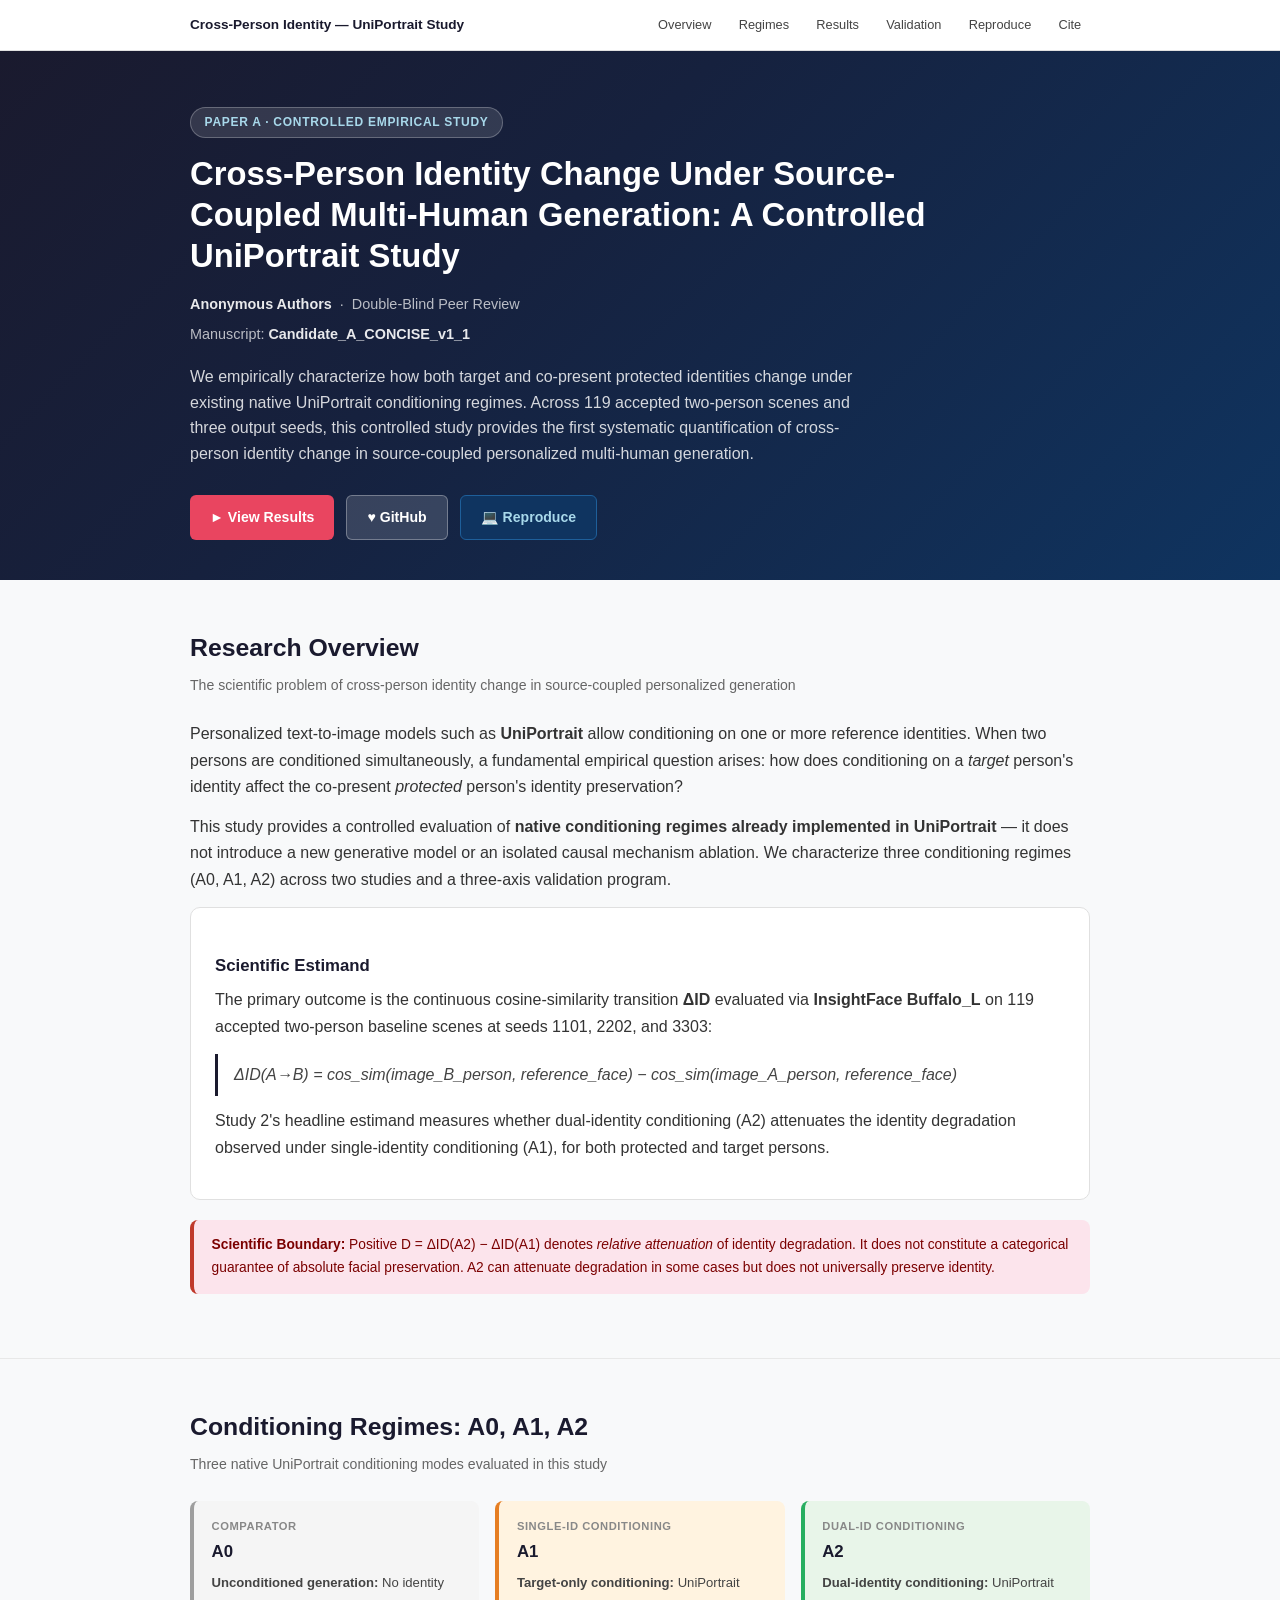
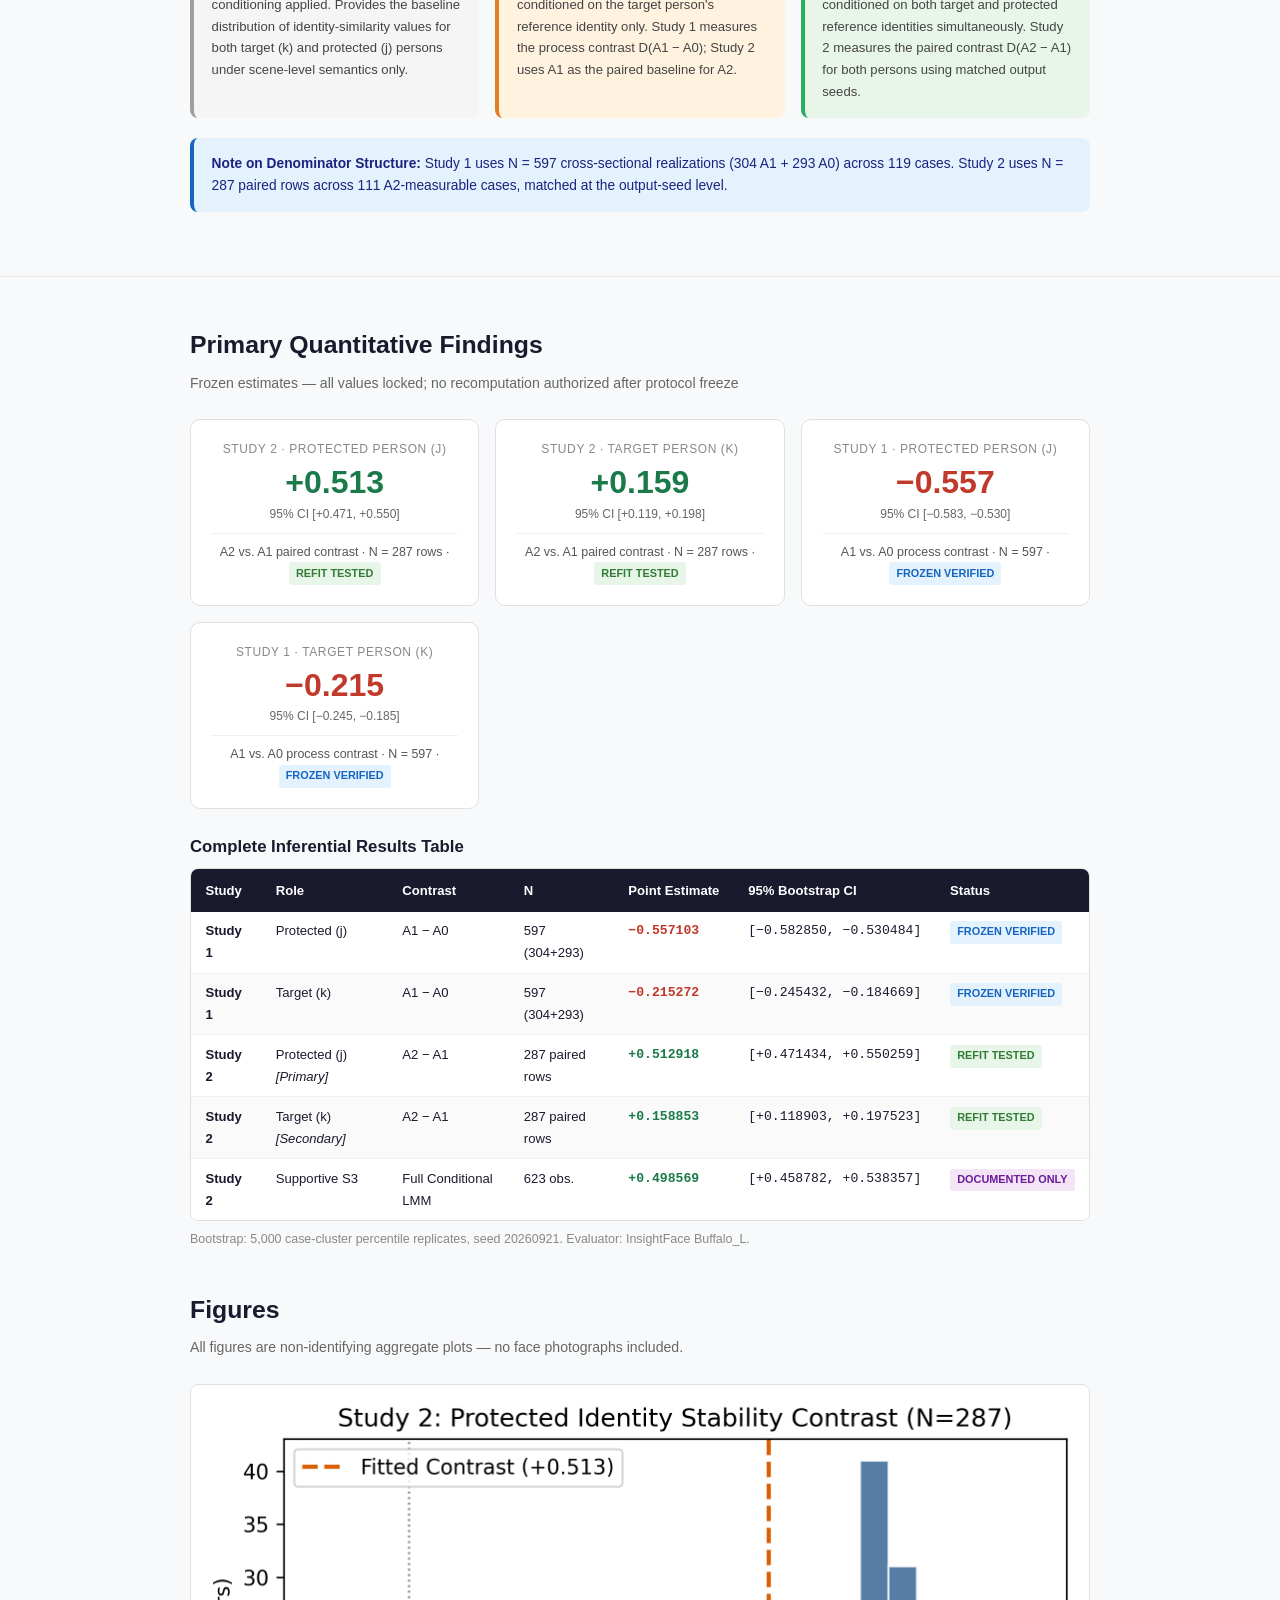
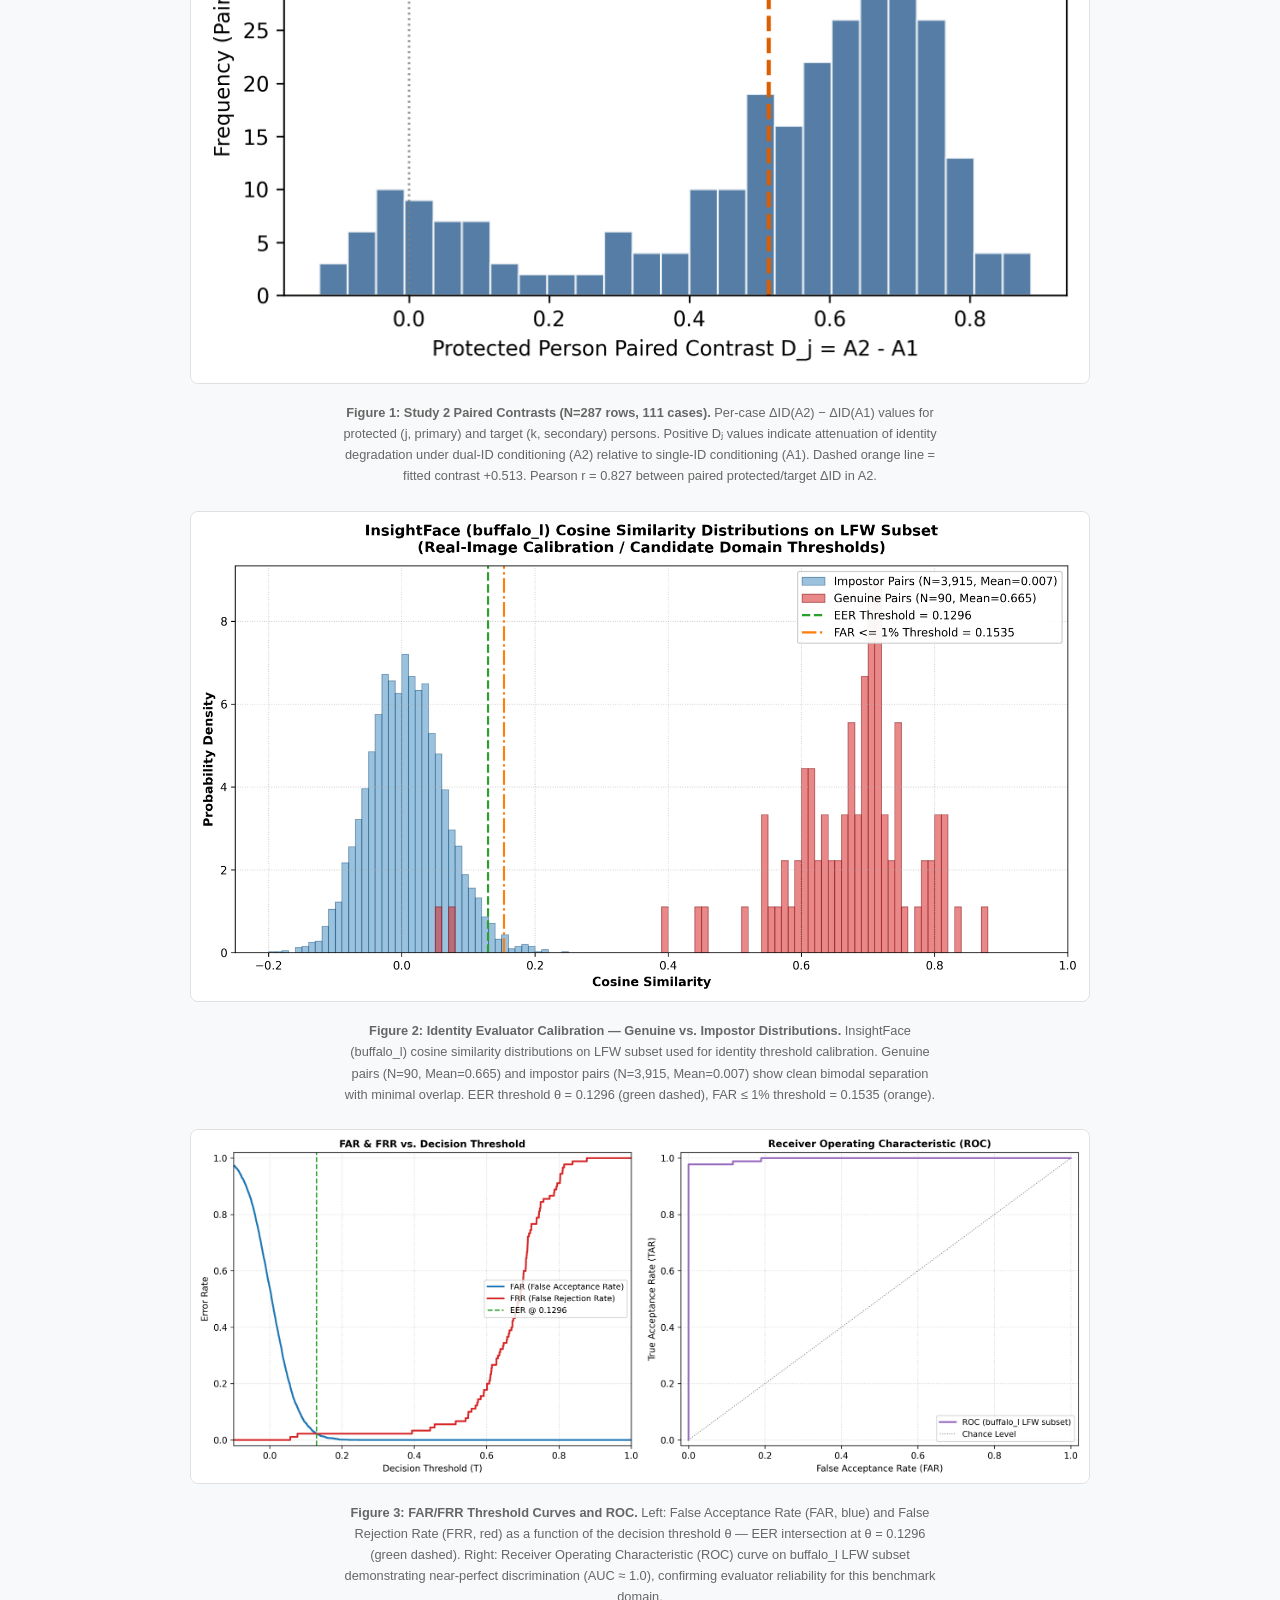
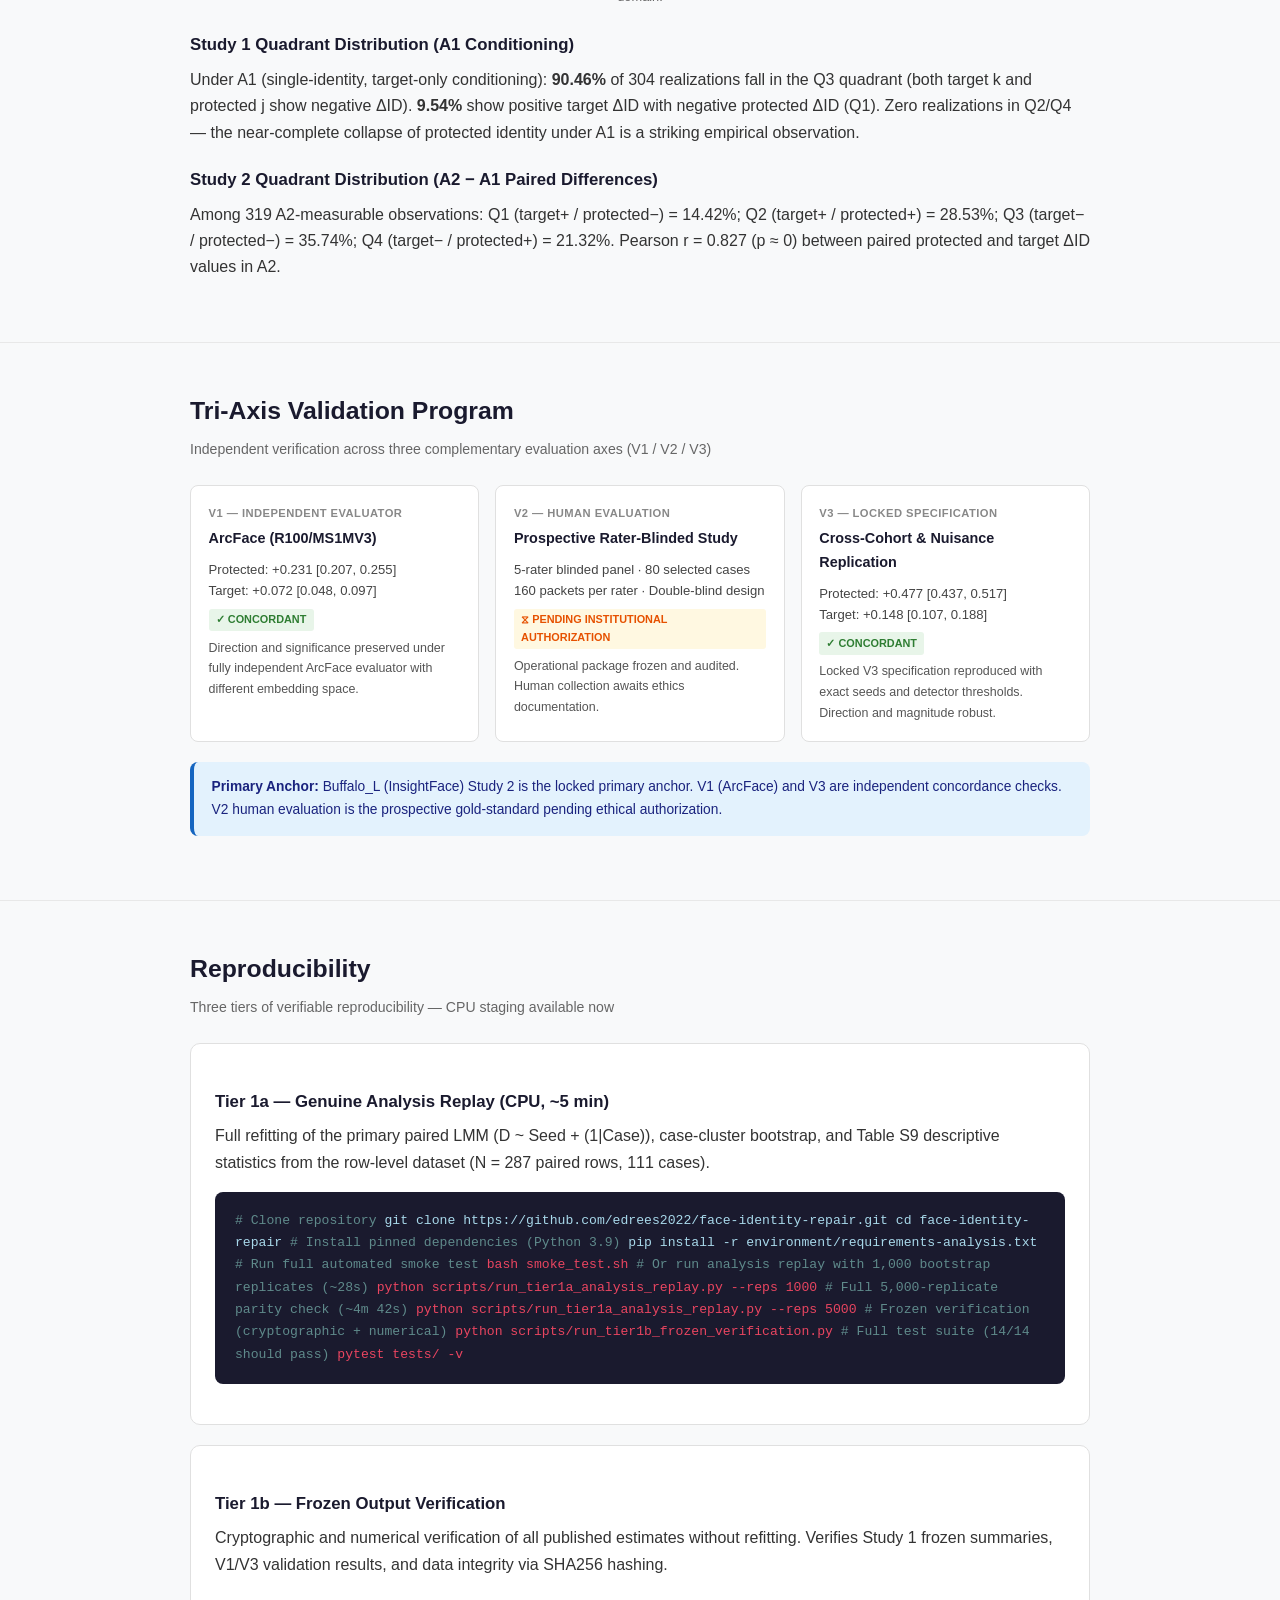
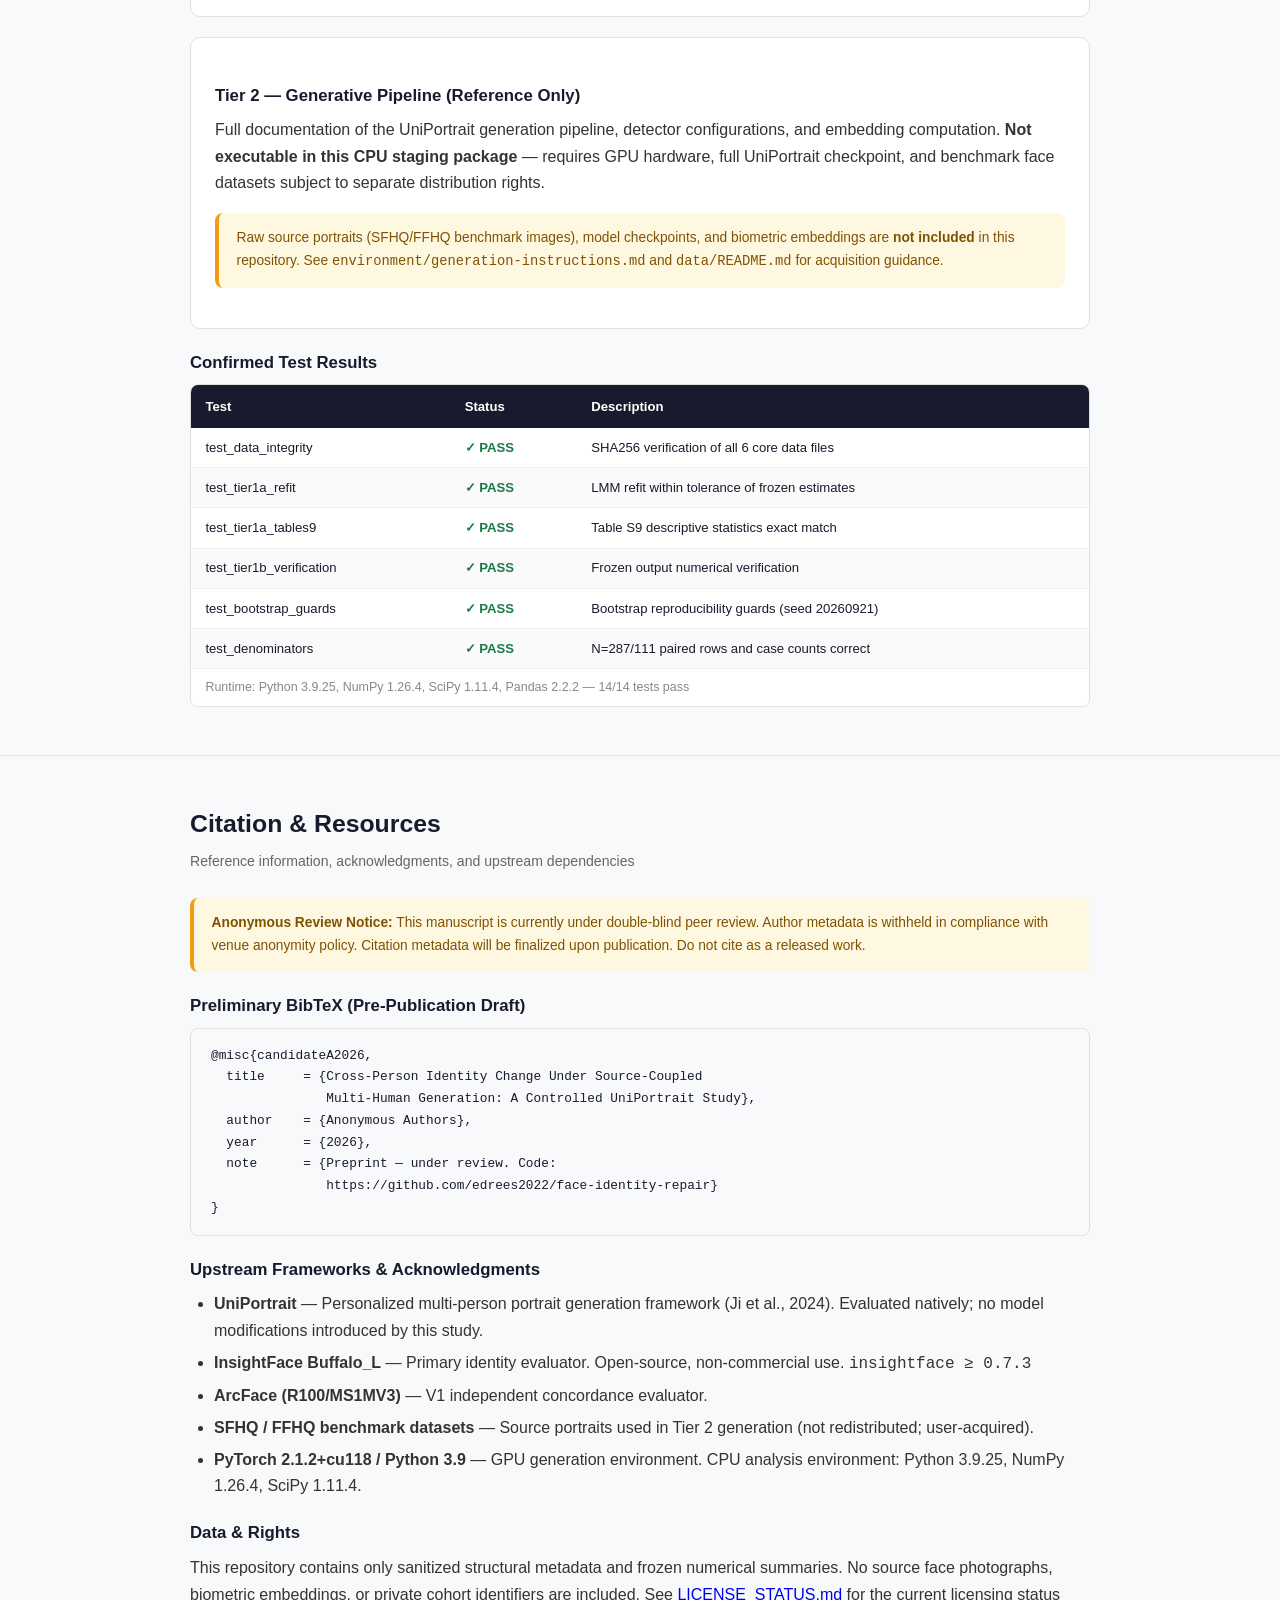
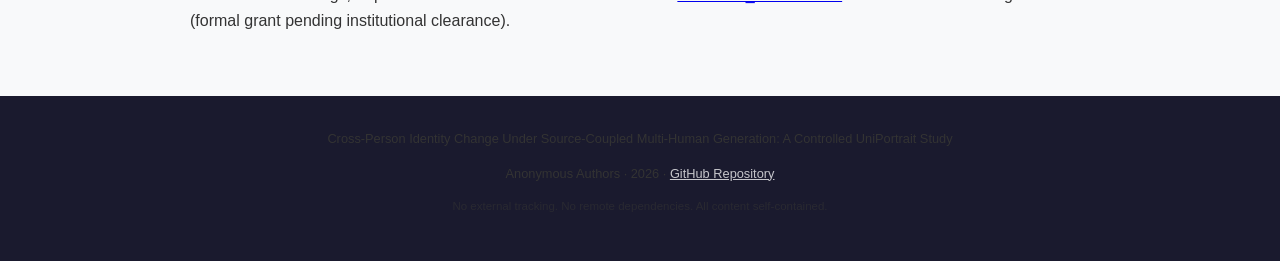
<file: docs/index.html>
<!DOCTYPE html>
<html lang="en">
<head>
  <meta charset="UTF-8">
  <meta name="viewport" content="width=device-width, initial-scale=1.0">
  <title>Cross-Person Identity Change Under Source-Coupled Multi-Human Generation: A Controlled UniPortrait Study</title>
  <meta name="description" content="Controlled empirical study evaluating person-wise identity changes under native UniPortrait conditioning regimes. Study 1 and Study 2 with V1/V2/V3 validation axes.">
  <style>
    /* ===== RESET & BASE ===== */
    *, *::before, *::after { box-sizing: border-box; margin: 0; padding: 0; }
    html { scroll-behavior: smooth; font-size: 16px; }
    body {
      font-family: -apple-system, BlinkMacSystemFont, "Segoe UI", Roboto, "Helvetica Neue", Arial, sans-serif;
      background: #f8f9fa;
      color: #1a1a2e;
      line-height: 1.65;
    }

    /* ===== LAYOUT ===== */
    .container { max-width: 940px; margin: 0 auto; padding: 0 1.25rem; }

    /* ===== NAV ===== */
    nav {
      position: sticky; top: 0; z-index: 100;
      background: rgba(255,255,255,0.96);
      border-bottom: 1px solid #e0e0e0;
      backdrop-filter: blur(8px);
    }
    nav .nav-inner {
      max-width: 940px; margin: 0 auto;
      display: flex; align-items: center; justify-content: space-between;
      padding: 0.65rem 1.25rem;
      flex-wrap: wrap; gap: 0.4rem;
    }
    nav .nav-brand { font-weight: 700; font-size: 0.85rem; color: #1a1a2e; text-decoration: none; max-width: 300px; }
    nav .nav-links { display: flex; gap: 0.6rem; flex-wrap: wrap; }
    nav .nav-links a {
      font-size: 0.8rem; font-weight: 500; color: #444; text-decoration: none;
      padding: 0.25rem 0.55rem; border-radius: 4px; transition: background 0.15s;
    }
    nav .nav-links a:hover { background: #f0f0f0; }

    /* ===== HERO ===== */
    .hero {
      background: linear-gradient(135deg, #1a1a2e 0%, #16213e 40%, #0f3460 100%);
      color: #fff;
      padding: 3.5rem 0 2.5rem;
    }
    .hero-badge {
      display: inline-block;
      background: rgba(255,255,255,0.12);
      border: 1px solid rgba(255,255,255,0.25);
      border-radius: 20px;
      font-size: 0.75rem; font-weight: 600; letter-spacing: 0.06em;
      text-transform: uppercase; padding: 0.3rem 0.85rem;
      margin-bottom: 1rem; color: #a8d8ea;
    }
    .hero h1 {
      font-size: clamp(1.35rem, 3.5vw, 2.05rem);
      font-weight: 800; line-height: 1.25;
      max-width: 760px; margin-bottom: 1rem;
    }
    .hero-meta { font-size: 0.9rem; color: rgba(255,255,255,0.7); margin-bottom: 0.35rem; }
    .hero-meta strong { color: rgba(255,255,255,0.9); }
    .hero-summary {
      max-width: 680px; font-size: 1rem; color: rgba(255,255,255,0.82);
      margin: 1.1rem 0 1.8rem; line-height: 1.6;
    }
    .hero-actions { display: flex; flex-wrap: wrap; gap: 0.75rem; }
    .btn {
      display: inline-flex; align-items: center; gap: 0.35rem;
      padding: 0.6rem 1.25rem; border-radius: 6px;
      font-size: 0.88rem; font-weight: 600; text-decoration: none;
      transition: transform 0.15s, opacity 0.15s;
      white-space: nowrap;
    }
    .btn:hover { transform: translateY(-1px); opacity: 0.9; }
    .btn-primary { background: #e94560; color: #fff; }
    .btn-secondary { background: rgba(255,255,255,0.15); color: #fff; border: 1px solid rgba(255,255,255,0.3); }
    .btn-code { background: #0f3460; color: #a8d8ea; border: 1px solid #1e5f9a; }

    /* ===== SECTION BASICS ===== */
    section { padding: 3rem 0; }
    section + section { border-top: 1px solid #e8e8e8; }
    h2 {
      font-size: clamp(1.2rem, 2.5vw, 1.55rem);
      font-weight: 800; color: #1a1a2e; margin-bottom: 0.35rem;
    }
    .section-sub { color: #666; font-size: 0.88rem; margin-bottom: 1.5rem; }
    h3 { font-size: 1.05rem; font-weight: 700; color: #1a1a2e; margin: 1.25rem 0 0.5rem; }
    p { margin-bottom: 0.85rem; color: #333; }
    ul { padding-left: 1.5rem; color: #333; }
    ul li { margin-bottom: 0.35rem; }

    /* ===== CARDS ===== */
    .card {
      background: #fff; border: 1px solid #e0e0e0;
      border-radius: 10px; padding: 1.5rem;
      margin-bottom: 1.25rem;
    }

    /* ===== FINDINGS GRID ===== */
    .findings-grid { display: grid; grid-template-columns: repeat(auto-fit, minmax(220px, 1fr)); gap: 1rem; margin: 1.5rem 0; }
    .stat-card {
      background: #fff; border: 1px solid #e0e0e0; border-radius: 10px;
      padding: 1.25rem; text-align: center;
    }
    .stat-card .stat-label { font-size: 0.75rem; text-transform: uppercase; letter-spacing: 0.05em; color: #888; margin-bottom: 0.4rem; }
    .stat-card .stat-value { font-size: 2rem; font-weight: 800; line-height: 1; }
    .stat-card .stat-value.neg { color: #c0392b; }
    .stat-card .stat-value.pos { color: #1a7a4a; }
    .stat-card .stat-ci { font-size: 0.75rem; color: #666; margin-top: 0.4rem; }
    .stat-card .stat-context { font-size: 0.78rem; color: #555; margin-top: 0.5rem; border-top: 1px solid #f0f0f0; padding-top: 0.5rem; }

    /* ===== DATA TABLE ===== */
    .table-wrap { overflow-x: auto; -webkit-overflow-scrolling: touch; border-radius: 8px; border: 1px solid #e0e0e0; }
    table { border-collapse: collapse; width: 100%; font-size: 0.82rem; background: #fff; min-width: 560px; }
    th { background: #1a1a2e; color: #fff; font-weight: 600; padding: 0.65rem 0.9rem; text-align: left; white-space: nowrap; }
    td { padding: 0.55rem 0.9rem; border-bottom: 1px solid #f0f0f0; vertical-align: top; }
    tr:last-child td { border-bottom: none; }
    tr:nth-child(even) td { background: #fafafa; }
    .num { font-family: "SF Mono", "Fira Code", monospace; font-size: 0.82rem; white-space: nowrap; }
    .neg { color: #c0392b; font-weight: 700; }
    .pos { color: #1a7a4a; font-weight: 700; }
    .tag { display: inline-block; font-size: 0.68rem; padding: 0.15rem 0.45rem; border-radius: 3px; font-weight: 600; white-space: nowrap; }
    .tag-refit { background: #e8f5e9; color: #2e7d32; }
    .tag-frozen { background: #e3f2fd; color: #1565c0; }
    .tag-doc { background: #f3e5f5; color: #6a1b9a; }

    /* ===== REGIME DIAGRAM ===== */
    .regime-grid { display: grid; grid-template-columns: repeat(auto-fit, minmax(180px, 1fr)); gap: 1rem; margin: 1.25rem 0; }
    .regime-card {
      border-radius: 8px; padding: 1rem 1.1rem;
      border-left: 4px solid transparent;
    }
    .regime-a0 { background: #f5f5f5; border-left-color: #9e9e9e; }
    .regime-a1 { background: #fff3e0; border-left-color: #e67e22; }
    .regime-a2 { background: #e8f5e9; border-left-color: #27ae60; }
    .regime-card .regime-tag { font-size: 0.7rem; font-weight: 700; text-transform: uppercase; letter-spacing: 0.05em; color: #888; }
    .regime-card .regime-name { font-size: 1.05rem; font-weight: 800; margin: 0.2rem 0 0.4rem; }
    .regime-card p { font-size: 0.82rem; color: #444; margin: 0; }

    /* ===== VALIDATION AXIS ===== */
    .axis-grid { display: grid; grid-template-columns: repeat(auto-fit, minmax(220px, 1fr)); gap: 1rem; margin: 1.25rem 0; }
    .axis-card {
      background: #fff; border: 1px solid #e0e0e0; border-radius: 8px;
      padding: 1.1rem;
    }
    .axis-card .axis-badge { font-size: 0.7rem; font-weight: 700; text-transform: uppercase; letter-spacing: 0.04em; color: #888; margin-bottom: 0.3rem; }
    .axis-card .axis-name { font-size: 0.9rem; font-weight: 700; margin-bottom: 0.5rem; color: #1a1a2e; }
    .axis-card .axis-result { font-size: 0.82rem; color: #444; }
    .axis-status { display: inline-block; font-size: 0.68rem; padding: 0.15rem 0.45rem; border-radius: 3px; font-weight: 600; margin-top: 0.4rem; }
    .status-concordant { background: #e8f5e9; color: #2e7d32; }
    .status-pending { background: #fff8e1; color: #e65100; }
    .status-anchor { background: #e3f2fd; color: #1565c0; }

    /* ===== FIGURE ===== */
    .figure-wrap { text-align: center; margin: 1.5rem 0; }
    .figure-wrap img {
      max-width: 100%; height: auto; border-radius: 8px;
      border: 1px solid #e0e0e0;
    }
    .figure-caption { font-size: 0.8rem; color: #666; margin-top: 0.6rem; max-width: 600px; margin-left: auto; margin-right: auto; }

    /* ===== CODE BLOCK ===== */
    .code-block {
      background: #1a1a2e; color: #a8d8ea;
      border-radius: 8px; padding: 1.1rem 1.25rem;
      font-family: "SF Mono", "Fira Code", "Consolas", monospace;
      font-size: 0.82rem; line-height: 1.7;
      overflow-x: auto; margin: 1rem 0;
    }
    .code-block .comment { color: #5f8a8b; }
    .code-block .cmd { color: #e94560; }

    /* ===== ALERT BOX ===== */
    .alert {
      border-radius: 8px; padding: 0.9rem 1.1rem;
      font-size: 0.86rem; margin: 1rem 0;
      border-left: 4px solid;
    }
    .alert-info { background: #e3f2fd; border-left-color: #1565c0; color: #1a237e; }
    .alert-warn { background: #fff8e1; border-left-color: #f39c12; color: #7f5200; }
    .alert-boundary { background: #fce4ec; border-left-color: #c0392b; color: #7b0000; }

    /* ===== CITATION ===== */
    .citation-box {
      background: #f8f9fa; border: 1px solid #e0e0e0; border-radius: 8px;
      padding: 1rem 1.25rem;
      font-family: "SF Mono", "Fira Code", "Consolas", monospace;
      font-size: 0.8rem; line-height: 1.7; overflow-x: auto;
      white-space: pre-wrap; word-break: break-word;
    }

    /* ===== FOOTER ===== */
    footer {
      background: #1a1a2e; color: rgba(255,255,255,0.6);
      text-align: center; font-size: 0.8rem;
      padding: 2rem 1.25rem;
    }
    footer a { color: rgba(255,255,255,0.75); }

    /* ===== DIVIDER ===== */
    .divider { border: none; border-top: 2px solid #e0e0e0; margin: 2rem 0; }

    /* ===== MOBILE ===== */
    @media (max-width: 600px) {
      .hero { padding: 2.5rem 0 1.75rem; }
      .hero h1 { font-size: 1.35rem; }
      section { padding: 2rem 0; }
      .findings-grid { grid-template-columns: 1fr 1fr; }
      .regime-grid { grid-template-columns: 1fr; }
      .axis-grid { grid-template-columns: 1fr; }
      .btn { font-size: 0.8rem; padding: 0.5rem 0.95rem; }
    }
  </style>
</head>
<body>

<!-- NAV -->
<nav aria-label="Site navigation">
  <div class="nav-inner">
    <a class="nav-brand" href="#hero">Cross-Person Identity — UniPortrait Study</a>
    <div class="nav-links">
      <a href="#overview">Overview</a>
      <a href="#regimes">Regimes</a>
      <a href="#results">Results</a>
      <a href="#validation">Validation</a>
      <a href="#reproduce">Reproduce</a>
      <a href="#cite">Cite</a>
    </div>
  </div>
</nav>

<!-- HERO -->
<header id="hero" class="hero">
  <div class="container">
    <div class="hero-badge">Paper A · Controlled Empirical Study</div>
    <h1>Cross-Person Identity Change Under Source-Coupled Multi-Human Generation: A Controlled UniPortrait Study</h1>
    <p class="hero-meta"><strong>Anonymous Authors</strong> &nbsp;·&nbsp; Double-Blind Peer Review</p>
    <p class="hero-meta">Manuscript: <strong>Candidate_A_CONCISE_v1_1</strong></p>
    <p class="hero-summary">
      We empirically characterize how both target and co-present protected identities change under existing native UniPortrait conditioning regimes. Across 119 accepted two-person scenes and three output seeds, this controlled study provides the first systematic quantification of cross-person identity change in source-coupled personalized multi-human generation.
    </p>
    <div class="hero-actions">
      <a href="#results" class="btn btn-primary">&#x25BA; View Results</a>
      <a href="https://github.com/eds-001/candidate-a-cross-person-identity" class="btn btn-secondary">&#x2665; GitHub</a>
      <a href="#reproduce" class="btn btn-code">&#x1F4BB; Reproduce</a>
    </div>
  </div>
</header>

<main>

<!-- OVERVIEW -->
<section id="overview">
  <div class="container">
    <h2>Research Overview</h2>
    <p class="section-sub">The scientific problem of cross-person identity change in source-coupled personalized generation</p>

    <p>Personalized text-to-image models such as <strong>UniPortrait</strong> allow conditioning on one or more reference identities. When two persons are conditioned simultaneously, a fundamental empirical question arises: how does conditioning on a <em>target</em> person's identity affect the co-present <em>protected</em> person's identity preservation?</p>

    <p>This study provides a controlled evaluation of <strong>native conditioning regimes already implemented in UniPortrait</strong> — it does not introduce a new generative model or an isolated causal mechanism ablation. We characterize three conditioning regimes (A0, A1, A2) across two studies and a three-axis validation program.</p>

    <div class="card">
      <h3>Scientific Estimand</h3>
      <p>The primary outcome is the continuous cosine-similarity transition <strong>ΔID</strong> evaluated via <strong>InsightFace Buffalo_L</strong> on 119 accepted two-person baseline scenes at seeds 1101, 2202, and 3303:</p>
      <p style="font-style:italic;color:#444;padding:0.5rem 1rem;border-left:3px solid #1a1a2e;margin:0.75rem 0;">
        ΔID(A→B) = cos_sim(image_B_person, reference_face) − cos_sim(image_A_person, reference_face)
      </p>
      <p>Study 2's headline estimand measures whether dual-identity conditioning (A2) attenuates the identity degradation observed under single-identity conditioning (A1), for both protected and target persons.</p>
    </div>

    <div class="alert alert-boundary">
      <strong>Scientific Boundary:</strong> Positive D = ΔID(A2) − ΔID(A1) denotes <em>relative attenuation</em> of identity degradation. It does not constitute a categorical guarantee of absolute facial preservation. A2 can attenuate degradation in some cases but does not universally preserve identity.
    </div>
  </div>
</section>

<!-- REGIMES -->
<section id="regimes">
  <div class="container">
    <h2>Conditioning Regimes: A0, A1, A2</h2>
    <p class="section-sub">Three native UniPortrait conditioning modes evaluated in this study</p>

    <div class="regime-grid">
      <div class="regime-card regime-a0">
        <div class="regime-tag">Comparator</div>
        <div class="regime-name">A0</div>
        <p><strong>Unconditioned generation:</strong> No identity conditioning applied. Provides the baseline distribution of identity-similarity values for both target (k) and protected (j) persons under scene-level semantics only.</p>
      </div>
      <div class="regime-card regime-a1">
        <div class="regime-tag">Single-ID Conditioning</div>
        <div class="regime-name">A1</div>
        <p><strong>Target-only conditioning:</strong> UniPortrait conditioned on the target person's reference identity only. Study 1 measures the process contrast D(A1 − A0); Study 2 uses A1 as the paired baseline for A2.</p>
      </div>
      <div class="regime-card regime-a2">
        <div class="regime-tag">Dual-ID Conditioning</div>
        <div class="regime-name">A2</div>
        <p><strong>Dual-identity conditioning:</strong> UniPortrait conditioned on both target and protected reference identities simultaneously. Study 2 measures the paired contrast D(A2 − A1) for both persons using matched output seeds.</p>
      </div>
    </div>

    <div class="alert alert-info">
      <strong>Note on Denominator Structure:</strong> Study 1 uses N = 597 cross-sectional realizations (304 A1 + 293 A0) across 119 cases. Study 2 uses N = 287 paired rows across 111 A2-measurable cases, matched at the output-seed level.
    </div>
  </div>
</section>

<!-- RESULTS -->
<section id="results">
  <div class="container">
    <h2>Primary Quantitative Findings</h2>
    <p class="section-sub">Frozen estimates — all values locked; no recomputation authorized after protocol freeze</p>

    <!-- Headline stats -->
    <div class="findings-grid">
      <div class="stat-card">
        <div class="stat-label">Study 2 · Protected Person (j)</div>
        <div class="stat-value pos">+0.513</div>
        <div class="stat-ci">95% CI [+0.471, +0.550]</div>
        <div class="stat-context">A2 vs. A1 paired contrast · N = 287 rows · <span class="tag tag-refit">REFIT TESTED</span></div>
      </div>
      <div class="stat-card">
        <div class="stat-label">Study 2 · Target Person (k)</div>
        <div class="stat-value pos">+0.159</div>
        <div class="stat-ci">95% CI [+0.119, +0.198]</div>
        <div class="stat-context">A2 vs. A1 paired contrast · N = 287 rows · <span class="tag tag-refit">REFIT TESTED</span></div>
      </div>
      <div class="stat-card">
        <div class="stat-label">Study 1 · Protected Person (j)</div>
        <div class="stat-value neg">−0.557</div>
        <div class="stat-ci">95% CI [−0.583, −0.530]</div>
        <div class="stat-context">A1 vs. A0 process contrast · N = 597 · <span class="tag tag-frozen">FROZEN VERIFIED</span></div>
      </div>
      <div class="stat-card">
        <div class="stat-label">Study 1 · Target Person (k)</div>
        <div class="stat-value neg">−0.215</div>
        <div class="stat-ci">95% CI [−0.245, −0.185]</div>
        <div class="stat-context">A1 vs. A0 process contrast · N = 597 · <span class="tag tag-frozen">FROZEN VERIFIED</span></div>
      </div>
    </div>

    <!-- Full table -->
    <h3>Complete Inferential Results Table</h3>
    <div class="table-wrap">
      <table>
        <thead>
          <tr>
            <th>Study</th>
            <th>Role</th>
            <th>Contrast</th>
            <th>N</th>
            <th>Point Estimate</th>
            <th>95% Bootstrap CI</th>
            <th>Status</th>
          </tr>
        </thead>
        <tbody>
          <tr>
            <td><strong>Study 1</strong></td>
            <td>Protected (j)</td>
            <td>A1 − A0</td>
            <td>597 (304+293)</td>
            <td class="num neg">−0.557103</td>
            <td class="num">[−0.582850, −0.530484]</td>
            <td><span class="tag tag-frozen">FROZEN VERIFIED</span></td>
          </tr>
          <tr>
            <td><strong>Study 1</strong></td>
            <td>Target (k)</td>
            <td>A1 − A0</td>
            <td>597 (304+293)</td>
            <td class="num neg">−0.215272</td>
            <td class="num">[−0.245432, −0.184669]</td>
            <td><span class="tag tag-frozen">FROZEN VERIFIED</span></td>
          </tr>
          <tr>
            <td><strong>Study 2</strong></td>
            <td>Protected (j) <em>[Primary]</em></td>
            <td>A2 − A1</td>
            <td>287 paired rows</td>
            <td class="num pos">+0.512918</td>
            <td class="num">[+0.471434, +0.550259]</td>
            <td><span class="tag tag-refit">REFIT TESTED</span></td>
          </tr>
          <tr>
            <td><strong>Study 2</strong></td>
            <td>Target (k) <em>[Secondary]</em></td>
            <td>A2 − A1</td>
            <td>287 paired rows</td>
            <td class="num pos">+0.158853</td>
            <td class="num">[+0.118903, +0.197523]</td>
            <td><span class="tag tag-refit">REFIT TESTED</span></td>
          </tr>
          <tr>
            <td><strong>Study 2</strong></td>
            <td>Supportive S3</td>
            <td>Full Conditional LMM</td>
            <td>623 obs.</td>
            <td class="num pos">+0.498569</td>
            <td class="num">[+0.458782, +0.538357]</td>
            <td><span class="tag tag-doc">DOCUMENTED ONLY</span></td>
          </tr>
        </tbody>
      </table>
    </div>
    <p style="font-size:0.78rem;color:#888;margin-top:0.5rem;">Bootstrap: 5,000 case-cluster percentile replicates, seed 20260921. Evaluator: InsightFace Buffalo_L.</p>

    <!-- Figures Section -->
    <h2 style="margin-top:2.5rem;">Figures</h2>
    <p class="section-sub">All figures are non-identifying aggregate plots — no face photographs included.</p>

    <div class="figure-wrap" id="fig1">
      <img src="assets/fig_study2_paired_contrasts.png" alt="Study 2 paired contrasts scatter plot showing ΔID(A2)−ΔID(A1) for target and protected persons across 111 cases">
      <p class="figure-caption"><strong>Figure 1: Study 2 Paired Contrasts (N=287 rows, 111 cases).</strong> Per-case ΔID(A2) − ΔID(A1) values for protected (j, primary) and target (k, secondary) persons. Positive Dⱼ values indicate attenuation of identity degradation under dual-ID conditioning (A2) relative to single-ID conditioning (A1). Dashed orange line = fitted contrast +0.513. Pearson r = 0.827 between paired protected/target ΔID in A2.</p>
    </div>

    <div class="figure-wrap" id="fig2">
      <img src="assets/genuine_impostor_distribution.png" alt="InsightFace buffalo_l cosine similarity distributions for genuine and impostor pairs on LFW subset">
      <p class="figure-caption"><strong>Figure 2: Identity Evaluator Calibration — Genuine vs. Impostor Distributions.</strong> InsightFace (buffalo_l) cosine similarity distributions on LFW subset used for identity threshold calibration. Genuine pairs (N=90, Mean=0.665) and impostor pairs (N=3,915, Mean=0.007) show clean bimodal separation with minimal overlap. EER threshold θ = 0.1296 (green dashed), FAR &le; 1% threshold = 0.1535 (orange).</p>
    </div>

    <div class="figure-wrap" id="fig3">
      <img src="assets/identity_threshold_curves.png" alt="FAR and FRR vs decision threshold curves and ROC curve for buffalo_l on LFW subset">
      <p class="figure-caption"><strong>Figure 3: FAR/FRR Threshold Curves and ROC.</strong> Left: False Acceptance Rate (FAR, blue) and False Rejection Rate (FRR, red) as a function of the decision threshold θ — EER intersection at θ = 0.1296 (green dashed). Right: Receiver Operating Characteristic (ROC) curve on buffalo_l LFW subset demonstrating near-perfect discrimination (AUC &approx; 1.0), confirming evaluator reliability for this benchmark domain.</p>
    </div>

    <!-- Study 1 quadrant detail -->
    <h3>Study 1 Quadrant Distribution (A1 Conditioning)</h3>
    <p>Under A1 (single-identity, target-only conditioning): <strong>90.46%</strong> of 304 realizations fall in the Q3 quadrant (both target k and protected j show negative ΔID). <strong>9.54%</strong> show positive target ΔID with negative protected ΔID (Q1). Zero realizations in Q2/Q4 — the near-complete collapse of protected identity under A1 is a striking empirical observation.</p>

    <!-- Study 2 quadrant detail -->
    <h3>Study 2 Quadrant Distribution (A2 − A1 Paired Differences)</h3>
    <p>Among 319 A2-measurable observations: Q1 (target+ / protected−) = 14.42%; Q2 (target+ / protected+) = 28.53%; Q3 (target− / protected−) = 35.74%; Q4 (target− / protected+) = 21.32%. Pearson r = 0.827 (p ≈ 0) between paired protected and target ΔID values in A2.</p>
  </div>
</section>

<!-- VALIDATION -->
<section id="validation">
  <div class="container">
    <h2>Tri-Axis Validation Program</h2>
    <p class="section-sub">Independent verification across three complementary evaluation axes (V1 / V2 / V3)</p>

    <div class="axis-grid">
      <div class="axis-card">
        <div class="axis-badge">V1 — Independent Evaluator</div>
        <div class="axis-name">ArcFace (R100/MS1MV3)</div>
        <div class="axis-result">
          Protected: +0.231 [0.207, 0.255]<br>
          Target: +0.072 [0.048, 0.097]
        </div>
        <span class="axis-status status-concordant">✓ CONCORDANT</span>
        <div class="axis-result" style="margin-top:0.4rem;font-size:0.78rem;color:#555;">
          Direction and significance preserved under fully independent ArcFace evaluator with different embedding space.
        </div>
      </div>
      <div class="axis-card">
        <div class="axis-badge">V2 — Human Evaluation</div>
        <div class="axis-name">Prospective Rater-Blinded Study</div>
        <div class="axis-result">
          5-rater blinded panel · 80 selected cases<br>
          160 packets per rater · Double-blind design
        </div>
        <span class="axis-status status-pending">⧖ PENDING INSTITUTIONAL AUTHORIZATION</span>
        <div class="axis-result" style="margin-top:0.4rem;font-size:0.78rem;color:#555;">
          Operational package frozen and audited. Human collection awaits ethics documentation.
        </div>
      </div>
      <div class="axis-card">
        <div class="axis-badge">V3 — Locked Specification</div>
        <div class="axis-name">Cross-Cohort &amp; Nuisance Replication</div>
        <div class="axis-result">
          Protected: +0.477 [0.437, 0.517]<br>
          Target: +0.148 [0.107, 0.188]
        </div>
        <span class="axis-status status-concordant">✓ CONCORDANT</span>
        <div class="axis-result" style="margin-top:0.4rem;font-size:0.78rem;color:#555;">
          Locked V3 specification reproduced with exact seeds and detector thresholds. Direction and magnitude robust.
        </div>
      </div>
    </div>

    <div class="alert alert-info">
      <strong>Primary Anchor:</strong> Buffalo_L (InsightFace) Study 2 is the locked primary anchor. V1 (ArcFace) and V3 are independent concordance checks. V2 human evaluation is the prospective gold-standard pending ethical authorization.
    </div>
  </div>
</section>

<!-- REPRODUCE -->
<section id="reproduce">
  <div class="container">
    <h2>Reproducibility</h2>
    <p class="section-sub">Three tiers of verifiable reproducibility — CPU staging available now</p>

    <div class="card">
      <h3>Tier 1a — Genuine Analysis Replay (CPU, ~5 min)</h3>
      <p>Full refitting of the primary paired LMM (D ~ Seed + (1|Case)), case-cluster bootstrap, and Table S9 descriptive statistics from the row-level dataset (N = 287 paired rows, 111 cases).</p>
      <div class="code-block">
<span class="comment"># Clone repository</span>
git clone https://github.com/edrees2022/face-identity-repair.git
cd face-identity-repair

<span class="comment"># Install pinned dependencies (Python 3.9)</span>
pip install -r environment/requirements-analysis.txt

<span class="comment"># Run full automated smoke test</span>
<span class="cmd">bash smoke_test.sh</span>

<span class="comment"># Or run analysis replay with 1,000 bootstrap replicates (~28s)</span>
<span class="cmd">python scripts/run_tier1a_analysis_replay.py --reps 1000</span>

<span class="comment"># Full 5,000-replicate parity check (~4m 42s)</span>
<span class="cmd">python scripts/run_tier1a_analysis_replay.py --reps 5000</span>

<span class="comment"># Frozen verification (cryptographic + numerical)</span>
<span class="cmd">python scripts/run_tier1b_frozen_verification.py</span>

<span class="comment"># Full test suite (14/14 should pass)</span>
<span class="cmd">pytest tests/ -v</span>
      </div>
    </div>

    <div class="card">
      <h3>Tier 1b — Frozen Output Verification</h3>
      <p>Cryptographic and numerical verification of all published estimates without refitting. Verifies Study 1 frozen summaries, V1/V3 validation results, and data integrity via SHA256 hashing.</p>
    </div>

    <div class="card">
      <h3>Tier 2 — Generative Pipeline (Reference Only)</h3>
      <p>Full documentation of the UniPortrait generation pipeline, detector configurations, and embedding computation. <strong>Not executable in this CPU staging package</strong> — requires GPU hardware, full UniPortrait checkpoint, and benchmark face datasets subject to separate distribution rights.</p>
      <div class="alert alert-warn">
        Raw source portraits (SFHQ/FFHQ benchmark images), model checkpoints, and biometric embeddings are <strong>not included</strong> in this repository. See <code>environment/generation-instructions.md</code> and <code>data/README.md</code> for acquisition guidance.
      </div>
    </div>

    <h3>Confirmed Test Results</h3>
    <div class="table-wrap">
      <table>
        <thead>
          <tr><th>Test</th><th>Status</th><th>Description</th></tr>
        </thead>
        <tbody>
          <tr><td>test_data_integrity</td><td class="pos">✓ PASS</td><td>SHA256 verification of all 6 core data files</td></tr>
          <tr><td>test_tier1a_refit</td><td class="pos">✓ PASS</td><td>LMM refit within tolerance of frozen estimates</td></tr>
          <tr><td>test_tier1a_tables9</td><td class="pos">✓ PASS</td><td>Table S9 descriptive statistics exact match</td></tr>
          <tr><td>test_tier1b_verification</td><td class="pos">✓ PASS</td><td>Frozen output numerical verification</td></tr>
          <tr><td>test_bootstrap_guards</td><td class="pos">✓ PASS</td><td>Bootstrap reproducibility guards (seed 20260921)</td></tr>
          <tr><td>test_denominators</td><td class="pos">✓ PASS</td><td>N=287/111 paired rows and case counts correct</td></tr>
          <tr><td colspan="3" style="font-size:0.78rem;color:#888;padding:0.5rem 0.9rem;">Runtime: Python 3.9.25, NumPy 1.26.4, SciPy 1.11.4, Pandas 2.2.2 — 14/14 tests pass</td></tr>
        </tbody>
      </table>
    </div>
  </div>
</section>

<!-- CITE -->
<section id="cite">
  <div class="container">
    <h2>Citation &amp; Resources</h2>
    <p class="section-sub">Reference information, acknowledgments, and upstream dependencies</p>

    <div class="alert alert-warn">
      <strong>Anonymous Review Notice:</strong> This manuscript is currently under double-blind peer review. Author metadata is withheld in compliance with venue anonymity policy. Citation metadata will be finalized upon publication. Do not cite as a released work.
    </div>

    <h3>Preliminary BibTeX (Pre-Publication Draft)</h3>
    <div class="citation-box">@misc{candidateA2026,
  title     = {Cross-Person Identity Change Under Source-Coupled 
               Multi-Human Generation: A Controlled UniPortrait Study},
  author    = {Anonymous Authors},
  year      = {2026},
  note      = {Preprint — under review. Code: 
               https://github.com/edrees2022/face-identity-repair}
}</div>

    <h3>Upstream Frameworks &amp; Acknowledgments</h3>
    <ul>
      <li><strong>UniPortrait</strong> — Personalized multi-person portrait generation framework (Ji et al., 2024). Evaluated natively; no model modifications introduced by this study.</li>
      <li><strong>InsightFace Buffalo_L</strong> — Primary identity evaluator. Open-source, non-commercial use. <code>insightface &ge; 0.7.3</code></li>
      <li><strong>ArcFace (R100/MS1MV3)</strong> — V1 independent concordance evaluator.</li>
      <li><strong>SFHQ / FFHQ benchmark datasets</strong> — Source portraits used in Tier 2 generation (not redistributed; user-acquired).</li>
      <li><strong>PyTorch 2.1.2+cu118 / Python 3.9</strong> — GPU generation environment. CPU analysis environment: Python 3.9.25, NumPy 1.26.4, SciPy 1.11.4.</li>
    </ul>

    <h3>Data &amp; Rights</h3>
    <p>This repository contains only sanitized structural metadata and frozen numerical summaries. No source face photographs, biometric embeddings, or private cohort identifiers are included. See <a href="https://github.com/edrees2022/face-identity-repair/blob/main/LICENSE_STATUS.md">LICENSE_STATUS.md</a> for the current licensing status (formal grant pending institutional clearance).</p>
  </div>
</section>

</main>

<footer>
  <p>Cross-Person Identity Change Under Source-Coupled Multi-Human Generation: A Controlled UniPortrait Study</p>
  <p style="margin-top:0.4rem;">Anonymous Authors · 2026 · <a href="https://github.com/edrees2022/face-identity-repair">GitHub Repository</a></p>
  <p style="margin-top:0.4rem;font-size:0.72rem;opacity:0.6;">No external tracking. No remote dependencies. All content self-contained.</p>
</footer>

</body>
</html>
</file>
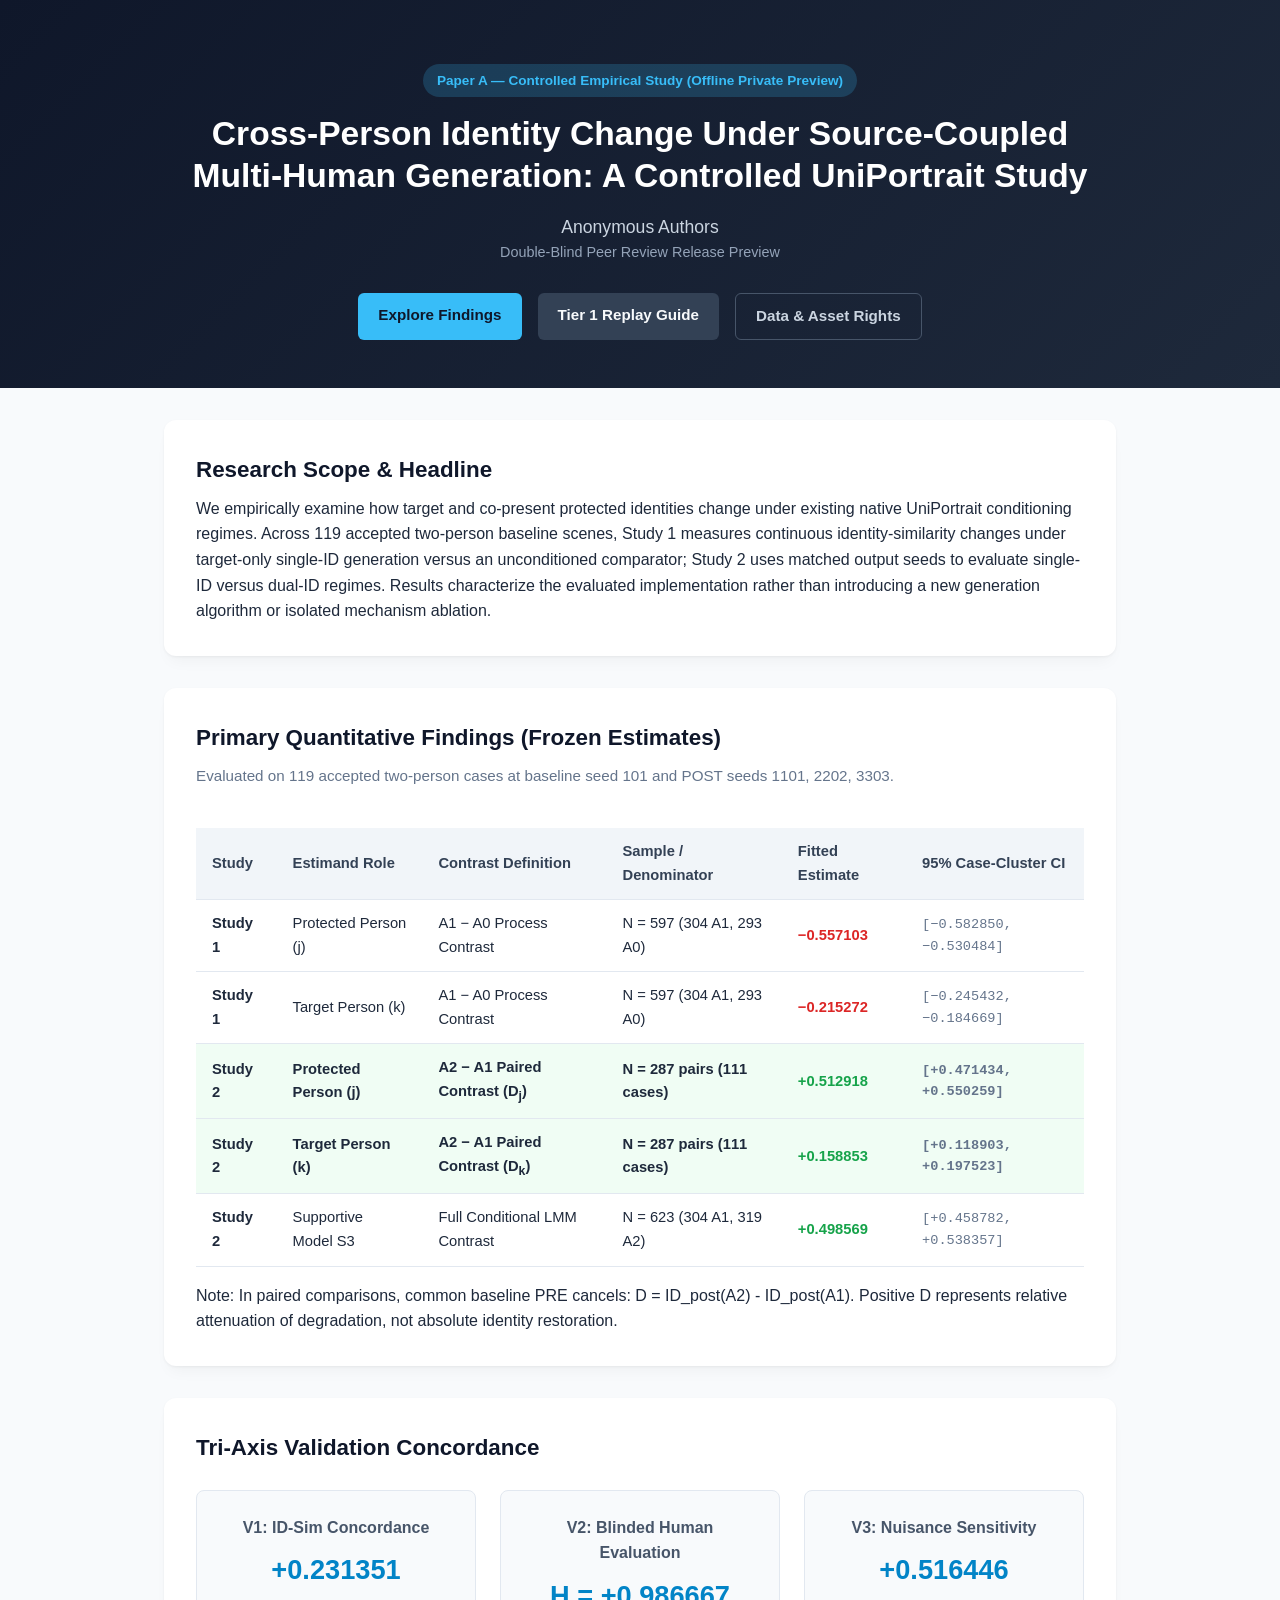
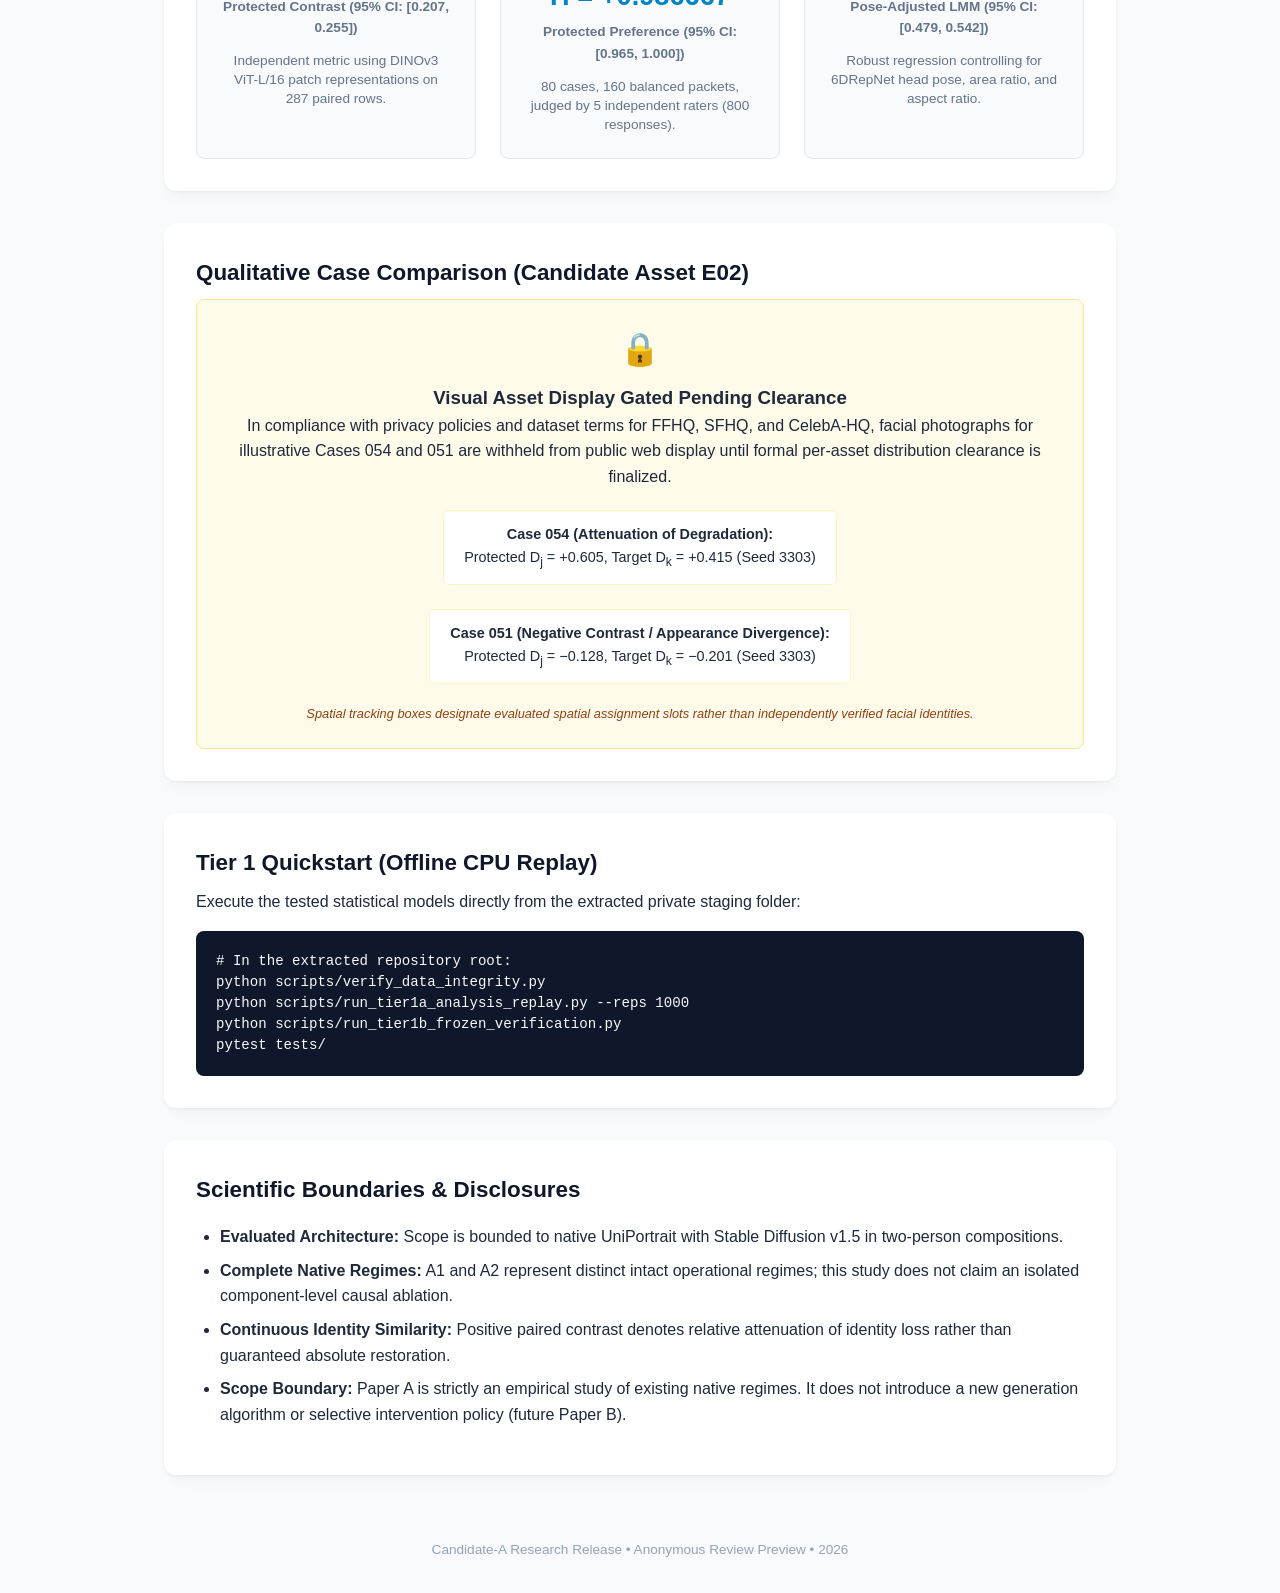
<file: website/index.html>
<!DOCTYPE html>
<html lang="en">
<head>
  <meta charset="UTF-8">
  <meta name="viewport" content="width=device-width, initial-scale=1.0">
  <title>Cross-Person Identity Change Under Source-Coupled Multi-Human Generation</title>
  <link rel="stylesheet" href="styles.css">
</head>
<body>
  <header class="hero">
    <div class="container">
      <div class="badge">Paper A — Controlled Empirical Study (Offline Private Preview)</div>
      <h1 class="title">Cross-Person Identity Change Under Source-Coupled Multi-Human Generation: A Controlled UniPortrait Study</h1>
      <p class="authors">Anonymous Authors</p>
      <p class="affiliation">Double-Blind Peer Review Release Preview</p>
      
      <div class="hero-actions">
        <a href="#findings" class="btn btn-primary">Explore Findings</a>
        <a href="#replay" class="btn btn-secondary">Tier 1 Replay Guide</a>
        <a href="#rights" class="btn btn-outline">Data & Asset Rights</a>
      </div>
    </div>
  </header>

  <main class="container">
    <section class="card overview">
      <h2>Research Scope & Headline</h2>
      <p>We empirically examine how target and co-present protected identities change under existing native UniPortrait conditioning regimes. Across 119 accepted two-person baseline scenes, Study 1 measures continuous identity-similarity changes under target-only single-ID generation versus an unconditioned comparator; Study 2 uses matched output seeds to evaluate single-ID versus dual-ID regimes. Results characterize the evaluated implementation rather than introducing a new generation algorithm or isolated mechanism ablation.</p>
    </section>

    <section id="findings" class="card">
      <h2>Primary Quantitative Findings (Frozen Estimates)</h2>
      <p class="subtitle">Evaluated on 119 accepted two-person cases at baseline seed 101 and POST seeds 1101, 2202, 3303.</p>
      
      <div class="table-responsive">
        <table class="data-table">
          <thead>
            <tr>
              <th>Study</th>
              <th>Estimand Role</th>
              <th>Contrast Definition</th>
              <th>Sample / Denominator</th>
              <th>Fitted Estimate</th>
              <th>95% Case-Cluster CI</th>
            </tr>
          </thead>
          <tbody>
            <tr>
              <td><strong>Study 1</strong></td>
              <td>Protected Person (j)</td>
              <td>A1 &minus; A0 Process Contrast</td>
              <td>N = 597 (304 A1, 293 A0)</td>
              <td class="num neg">&minus;0.557103</td>
              <td class="ci">[&minus;0.582850, &minus;0.530484]</td>
            </tr>
            <tr>
              <td><strong>Study 1</strong></td>
              <td>Target Person (k)</td>
              <td>A1 &minus; A0 Process Contrast</td>
              <td>N = 597 (304 A1, 293 A0)</td>
              <td class="num neg">&minus;0.215272</td>
              <td class="ci">[&minus;0.245432, &minus;0.184669]</td>
            </tr>
            <tr class="highlight">
              <td><strong>Study 2</strong></td>
              <td><strong>Protected Person (j)</strong></td>
              <td><strong>A2 &minus; A1 Paired Contrast (D<sub>j</sub>)</strong></td>
              <td><strong>N = 287 pairs (111 cases)</strong></td>
              <td class="num pos"><strong>+0.512918</strong></td>
              <td class="ci"><strong>[+0.471434, +0.550259]</strong></td>
            </tr>
            <tr class="highlight">
              <td><strong>Study 2</strong></td>
              <td><strong>Target Person (k)</strong></td>
              <td><strong>A2 &minus; A1 Paired Contrast (D<sub>k</sub>)</strong></td>
              <td><strong>N = 287 pairs (111 cases)</strong></td>
              <td class="num pos"><strong>+0.158853</strong></td>
              <td class="ci"><strong>[+0.118903, +0.197523]</strong></td>
            </tr>
            <tr>
              <td><strong>Study 2</strong></td>
              <td>Supportive Model S3</td>
              <td>Full Conditional LMM Contrast</td>
              <td>N = 623 (304 A1, 319 A2)</td>
              <td class="num pos">+0.498569</td>
              <td class="ci">[+0.458782, +0.538357]</td>
            </tr>
          </tbody>
        </table>
      </div>
      <p class="caption">Note: In paired comparisons, common baseline PRE cancels: D = ID_post(A2) - ID_post(A1). Positive D represents relative attenuation of degradation, not absolute identity restoration.</p>
    </section>

    <section class="card">
      <h2>Tri-Axis Validation Concordance</h2>
      <div class="grid-3">
        <div class="metric-box">
          <h3>V1: ID-Sim Concordance</h3>
          <p class="metric-val">+0.231351</p>
          <p class="metric-sub">Protected Contrast (95% CI: [0.207, 0.255])</p>
          <p class="metric-desc">Independent metric using DINOv3 ViT-L/16 patch representations on 287 paired rows.</p>
        </div>
        <div class="metric-box">
          <h3>V2: Blinded Human Evaluation</h3>
          <p class="metric-val">H = +0.986667</p>
          <p class="metric-sub">Protected Preference (95% CI: [0.965, 1.000])</p>
          <p class="metric-desc">80 cases, 160 balanced packets, judged by 5 independent raters (800 responses).</p>
        </div>
        <div class="metric-box">
          <h3>V3: Nuisance Sensitivity</h3>
          <p class="metric-val">+0.516446</p>
          <p class="metric-sub">Pose-Adjusted LMM (95% CI: [0.479, 0.542])</p>
          <p class="metric-desc">Robust regression controlling for 6DRepNet head pose, area ratio, and aspect ratio.</p>
        </div>
      </div>
    </section>

    <section id="qualitative" class="card">
      <h2>Qualitative Case Comparison (Candidate Asset E02)</h2>
      <div class="rights-gated-box">
        <div class="gate-icon">&#128274;</div>
        <h3>Visual Asset Display Gated Pending Clearance</h3>
        <p>In compliance with privacy policies and dataset terms for FFHQ, SFHQ, and CelebA-HQ, facial photographs for illustrative Cases 054 and 051 are withheld from public web display until formal per-asset distribution clearance is finalized.</p>
        <div class="case-metrics">
          <div class="case-item">
            <strong>Case 054 (Attenuation of Degradation):</strong><br>
            Protected D<sub>j</sub> = +0.605, Target D<sub>k</sub> = +0.415 (Seed 3303)
          </div>
          <div class="case-item">
            <strong>Case 051 (Negative Contrast / Appearance Divergence):</strong><br>
            Protected D<sub>j</sub> = &minus;0.128, Target D<sub>k</sub> = &minus;0.201 (Seed 3303)
          </div>
        </div>
        <p class="disclaimer">Spatial tracking boxes designate evaluated spatial assignment slots rather than independently verified facial identities.</p>
      </div>
    </section>

    <section id="replay" class="card">
      <h2>Tier 1 Quickstart (Offline CPU Replay)</h2>
      <p>Execute the tested statistical models directly from the extracted private staging folder:</p>
      <pre class="code-block"><code># In the extracted repository root:
python scripts/verify_data_integrity.py
python scripts/run_tier1a_analysis_replay.py --reps 1000
python scripts/run_tier1b_frozen_verification.py
pytest tests/</code></pre>
    </section>

    <section id="rights" class="card">
      <h2>Scientific Boundaries & Disclosures</h2>
      <ul>
        <li><strong>Evaluated Architecture:</strong> Scope is bounded to native UniPortrait with Stable Diffusion v1.5 in two-person compositions.</li>
        <li><strong>Complete Native Regimes:</strong> A1 and A2 represent distinct intact operational regimes; this study does not claim an isolated component-level causal ablation.</li>
        <li><strong>Continuous Identity Similarity:</strong> Positive paired contrast denotes relative attenuation of identity loss rather than guaranteed absolute restoration.</li>
        <li><strong>Scope Boundary:</strong> Paper A is strictly an empirical study of existing native regimes. It does not introduce a new generation algorithm or selective intervention policy (future Paper B).</li>
      </ul>
    </section>
  </main>

  <footer class="footer">
    <div class="container">
      <p>Candidate-A Research Release &bull; Anonymous Review Preview &bull; 2026</p>
    </div>
  </footer>

  <script src="app.js"></script>
</body>
</html>
</file>
<file: website/styles.css>
* {
  box-sizing: border-box;
  margin: 0;
  padding: 0;
}

body {
  font-family: -apple-system, BlinkMacSystemFont, "Segoe UI", Roboto, Helvetica, Arial, sans-serif, "Apple Color Emoji", "Segoe UI Emoji";
  color: #1e293b;
  background-color: #f8fafc;
  line-height: 1.6;
}

.container {
  max-width: 1000px;
  margin: 0 auto;
  padding: 0 1.5rem;
}

.hero {
  background: linear-gradient(135deg, #0f172a 0%, #1e293b 100%);
  color: #fff;
  padding: 4rem 0 3rem;
  text-align: center;
}

.hero .badge {
  display: inline-block;
  background: rgba(56, 189, 248, 0.2);
  color: #38bdf8;
  padding: 0.35rem 0.85rem;
  border-radius: 9999px;
  font-size: 0.85rem;
  font-weight: 600;
  margin-bottom: 1rem;
}

.hero .title {
  font-size: 2.1rem;
  font-weight: 700;
  line-height: 1.25;
  margin-bottom: 1rem;
}

.hero .authors {
  font-size: 1.1rem;
  color: #cbd5e1;
}

.hero .affiliation {
  font-size: 0.9rem;
  color: #94a3b8;
  margin-bottom: 1.8rem;
}

.hero-actions {
  display: flex;
  gap: 1rem;
  justify-content: center;
  flex-wrap: wrap;
}

.btn {
  display: inline-block;
  padding: 0.65rem 1.25rem;
  border-radius: 6px;
  font-weight: 600;
  text-decoration: none;
  font-size: 0.95rem;
  transition: all 0.2s ease;
}

.btn-primary {
  background-color: #38bdf8;
  color: #0f172a;
}

.btn-primary:hover {
  background-color: #7dd3fc;
}

.btn-secondary {
  background-color: #334155;
  color: #f8fafc;
}

.btn-secondary:hover {
  background-color: #475569;
}

.btn-outline {
  border: 1px solid #475569;
  color: #cbd5e1;
}

.btn-outline:hover {
  background-color: rgba(255, 255, 255, 0.05);
}

.card {
  background: #fff;
  border-radius: 12px;
  padding: 2rem;
  margin: 2rem 0;
  box-shadow: 0 1px 3px rgba(0,0,0,0.05), 0 10px 15px -5px rgba(0,0,0,0.04);
}

.card h2 {
  font-size: 1.4rem;
  margin-bottom: 0.5rem;
  color: #0f172a;
}

.card .subtitle {
  color: #64748b;
  font-size: 0.95rem;
  margin-bottom: 1.5rem;
}

.table-responsive {
  overflow-x: auto;
}

.data-table {
  width: 100%;
  border-collapse: collapse;
  margin: 1rem 0;
  font-size: 0.92rem;
}

.data-table th, .data-table td {
  padding: 0.75rem 1rem;
  text-align: left;
  border-bottom: 1px solid #e2e8f0;
}

.data-table th {
  background-color: #f1f5f9;
  font-weight: 600;
  color: #334155;
}

.data-table tr.highlight {
  background-color: #f0fdf4;
}

.num.pos { color: #16a34a; font-weight: 600; }
.num.neg { color: #dc2626; font-weight: 600; }
.ci { color: #64748b; font-family: ui-monospace, SFMono-Regular, "SF Mono", Menlo, Consolas, monospace; font-size: 0.85rem; }

.grid-3 {
  display: grid;
  grid-template-columns: repeat(auto-fit, minmax(260px, 1fr));
  gap: 1.5rem;
  margin-top: 1.5rem;
}

.metric-box {
  background: #f8fafc;
  border: 1px solid #e2e8f0;
  border-radius: 8px;
  padding: 1.5rem;
  text-align: center;
}

.metric-box h3 {
  font-size: 1rem;
  color: #475569;
  margin-bottom: 0.5rem;
}

.metric-val {
  font-size: 1.7rem;
  font-weight: 700;
  color: #0284c7;
  margin-bottom: 0.25rem;
}

.metric-sub {
  font-size: 0.85rem;
  font-weight: 600;
  color: #64748b;
  margin-bottom: 0.75rem;
}

.metric-desc {
  font-size: 0.85rem;
  color: #64748b;
  line-height: 1.4;
}

.rights-gated-box {
  background: #fffbeb;
  border: 1px solid #fde68a;
  border-radius: 8px;
  padding: 1.5rem;
  text-align: center;
}

.gate-icon {
  font-size: 2rem;
  margin-bottom: 0.5rem;
}

.case-metrics {
  display: flex;
  gap: 1.5rem;
  justify-content: center;
  margin: 1.25rem 0;
  flex-wrap: wrap;
}

.case-item {
  background: #fff;
  border: 1px solid #fef3c7;
  padding: 0.75rem 1.25rem;
  border-radius: 6px;
  font-size: 0.9rem;
}

.disclaimer {
  font-size: 0.8rem;
  color: #92400e;
  font-style: italic;
}

.code-block {
  background: #0f172a;
  color: #f8fafc;
  padding: 1.25rem;
  border-radius: 8px;
  font-family: ui-monospace, SFMono-Regular, "SF Mono", Menlo, Consolas, monospace;
  font-size: 0.88rem;
  overflow-x: auto;
  line-height: 1.5;
  margin-top: 1rem;
}

ul {
  padding-left: 1.5rem;
  margin: 1rem 0;
}

li {
  margin-bottom: 0.5rem;
}

.footer {
  text-align: center;
  padding: 2rem 0;
  color: #94a3b8;
  font-size: 0.85rem;
}
</file>
